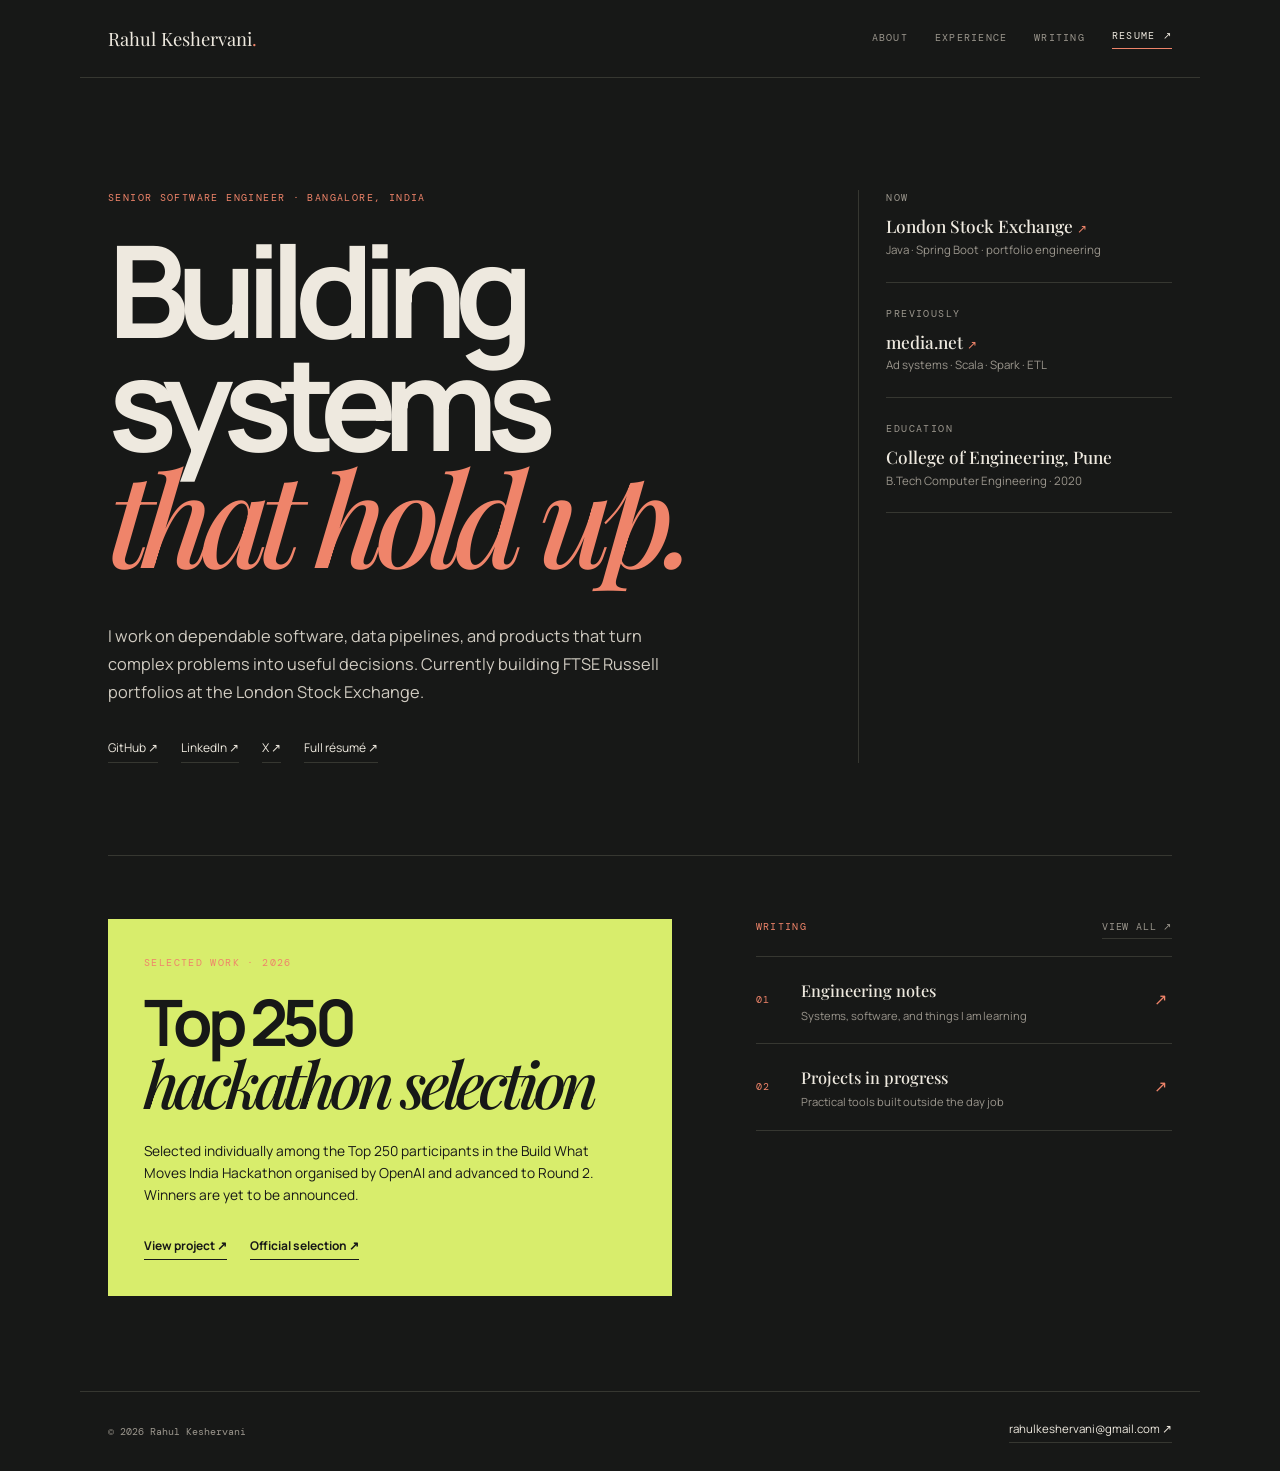
<file: index.html>
<!DOCTYPE html>
<html lang="en">
<head>
    <meta charset="UTF-8">
    <meta name="viewport" content="width=device-width, initial-scale=1.0">
    <meta name="description" content="Rahul Keshervani is a Senior Software Engineer building dependable data systems and products.">
    <title>Rahul Keshervani | Senior Software Engineer</title>
    <link rel="stylesheet" href="index.css">
</head>
<body>
    <header class="site-header">
        <a class="wordmark" href="index.html">Rahul Keshervani<span>.</span></a>
        <nav aria-label="Main navigation">
            <a href="#about">About</a>
            <a href="#experience">Experience</a>
            <a href="blog/blog.html">Writing</a>
            <a class="nav-action" href="resume/resume.html">Resume <span aria-hidden="true">↗</span></a>
        </nav>
    </header>

    <main class="page-shell">
        <section class="hero" id="about" aria-labelledby="hero-title">
            <div class="hero-copy">
                <p class="eyebrow">Senior Software Engineer · Bangalore, India</p>
                <h1 id="hero-title">Building systems<br><em>that hold up.</em></h1>
                <p class="intro-copy">I work on dependable software, data pipelines, and products that turn complex problems into useful decisions. Currently building FTSE Russell portfolios at the London Stock Exchange.</p>
                <div class="social-links" aria-label="Social links">
                    <a href="https://github.com/rahulkeshervani" target="_blank" rel="noopener noreferrer">GitHub <span aria-hidden="true">↗</span></a>
                    <a href="https://www.linkedin.com/in/rahul-keshervani/" target="_blank" rel="noopener noreferrer">LinkedIn <span aria-hidden="true">↗</span></a>
                    <a href="https://x.com/r_keshervani" target="_blank" rel="noopener noreferrer">X <span aria-hidden="true">↗</span></a>
                    <a href="resume/resume.html">Full résumé <span aria-hidden="true">↗</span></a>
                </div>
            </div>
            <aside class="hero-rail" aria-label="Professional highlights">
                <div class="rail-item">
                    <p class="rail-label">Now</p>
                    <h2>London Stock Exchange <span aria-hidden="true">↗</span></h2>
                    <p>Java · Spring Boot · portfolio engineering</p>
                </div>
                <div class="rail-item">
                    <p class="rail-label">Previously</p>
                    <h2>media.net <span aria-hidden="true">↗</span></h2>
                    <p>Ad systems · Scala · Spark · ETL</p>
                </div>
                <div class="rail-item">
                    <p class="rail-label">Education</p>
                    <h2>College of Engineering, Pune</h2>
                    <p>B.Tech Computer Engineering · 2020</p>
                </div>
            </aside>
        </section>

        <section class="lower-grid" id="experience">
            <div class="feature-note">
                <p class="section-kicker">Selected work · 2026</p>
                <h2>Top 250<br><em>hackathon selection</em></h2>
                <p>Selected individually among the Top 250 participants in the Build What Moves India Hackathon organised by OpenAI and advanced to Round 2. Winners are yet to be announced.</p>
                <div class="inline-links">
                    <a href="https://cpgrams-hackathon.vercel.app/" target="_blank" rel="noopener noreferrer">View project <span aria-hidden="true">↗</span></a>
                    <a href="https://buildwhatmovesindia.com/top-250" target="_blank" rel="noopener noreferrer">Official selection <span aria-hidden="true">↗</span></a>
                </div>
            </div>
            <div class="writing-rail">
                <div class="rail-heading"><p class="section-kicker">Writing</p><a href="blog/blog.html">View all <span aria-hidden="true">↗</span></a></div>
                <a class="writing-card" href="blog/blog.html">
                    <span class="writing-number">01</span>
                    <span><strong>Engineering notes</strong><small>Systems, software, and things I am learning</small></span>
                    <span aria-hidden="true">↗</span>
                </a>
                <a class="writing-card" href="blog/blog.html">
                    <span class="writing-number">02</span>
                    <span><strong>Projects in progress</strong><small>Practical tools built outside the day job</small></span>
                    <span aria-hidden="true">↗</span>
                </a>
            </div>
        </section>
    </main>

    <footer>
        <p>&copy; 2026 Rahul Keshervani</p>
        <a href="mailto:rahulkeshervani@gmail.com">rahulkeshervani@gmail.com <span aria-hidden="true">↗</span></a>
    </footer>
</body>
</html>
</body>
</html>
</file>
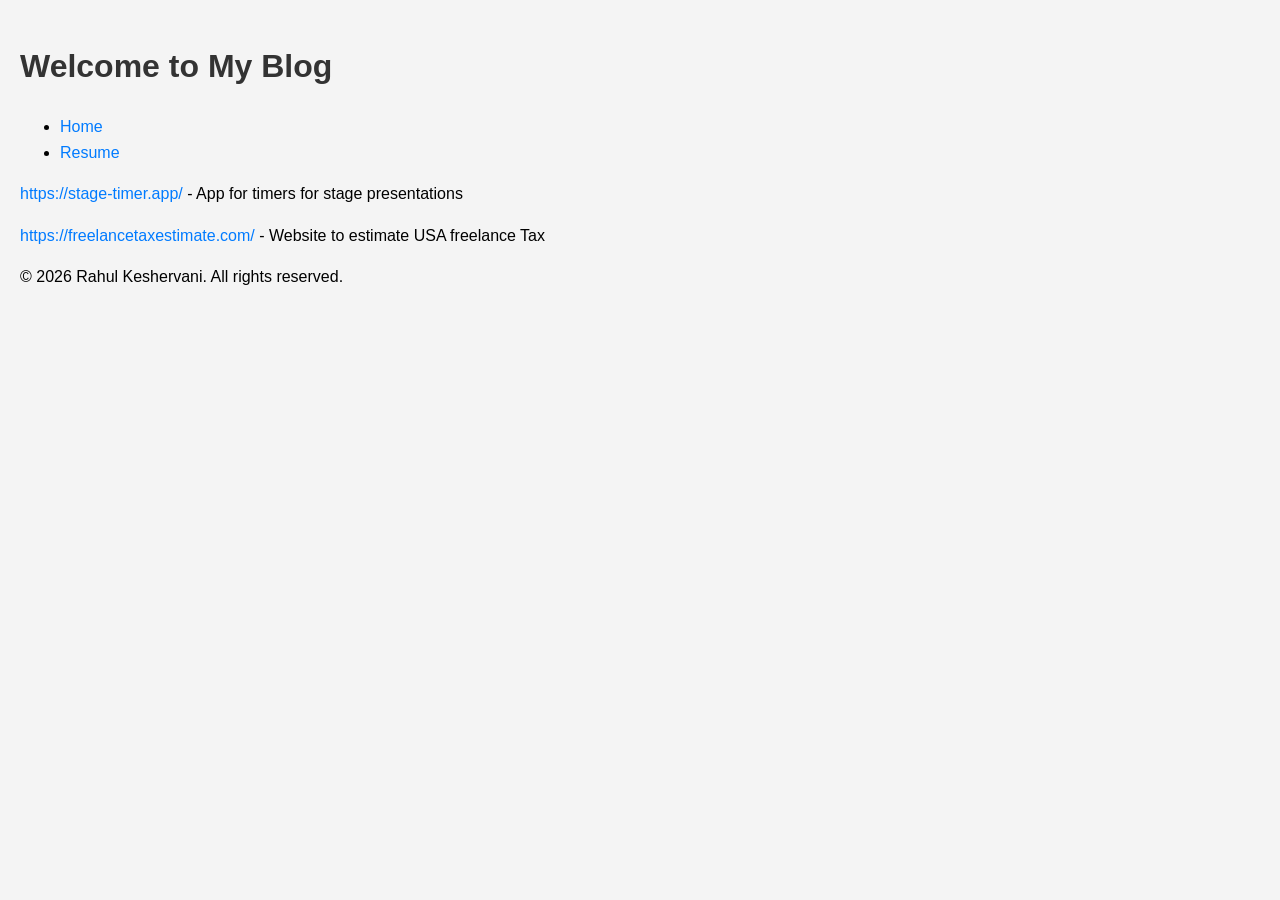
<file: blog/blog.html>
<!DOCTYPE html>
<html lang="en">
<head>
    <meta charset="UTF-8">
    <meta name="viewport" content="width=device-width, initial-scale=1.0">
    <link rel="stylesheet" href="styles.css">
    <title>My Blog</title>
</head>
<body>
    <header>
        <h1>Welcome to My Blog</h1>
        <nav>
            <ul>
                <li><a href="../index.html">Home</a></li>
                <li><a href="../resume/resume.html">Resume</a></li>
            </ul>
        </nav>
    </header>
    <main>
        <article>
<p>
  <a href="https://stage-timer.app/" target="_blank" rel="noopener noreferrer">
    https://stage-timer.app/
  </a> - App for timers for stage presentations
</p>

<p>
  <a href="https://freelancetaxestimate.com/" target="_blank" rel="noopener noreferrer">
    https://freelancetaxestimate.com/
  </a> - Website to estimate USA freelance Tax
</p>
        </article>
     
    </main>
    <footer>
        <p>&copy; 2026 Rahul Keshervani. All rights reserved.</p>
    </footer>
</body>
</html>
</file>
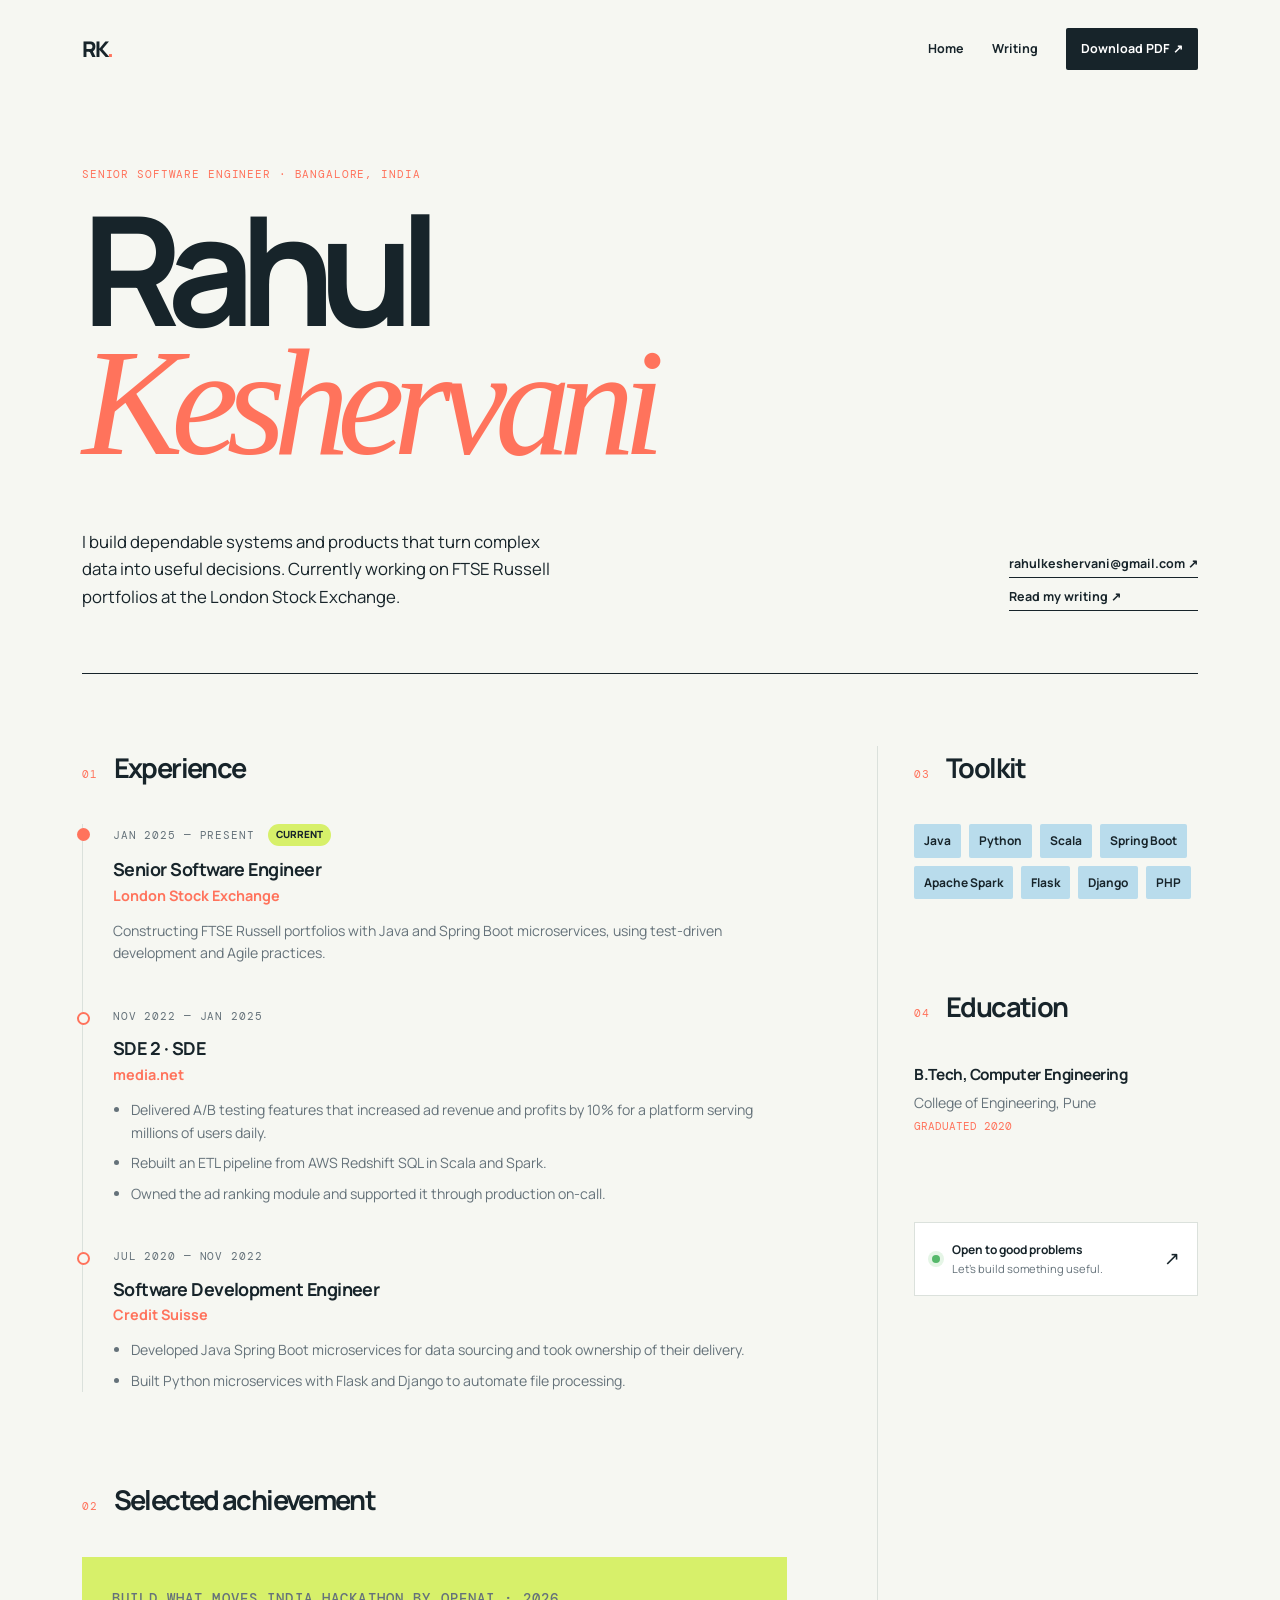
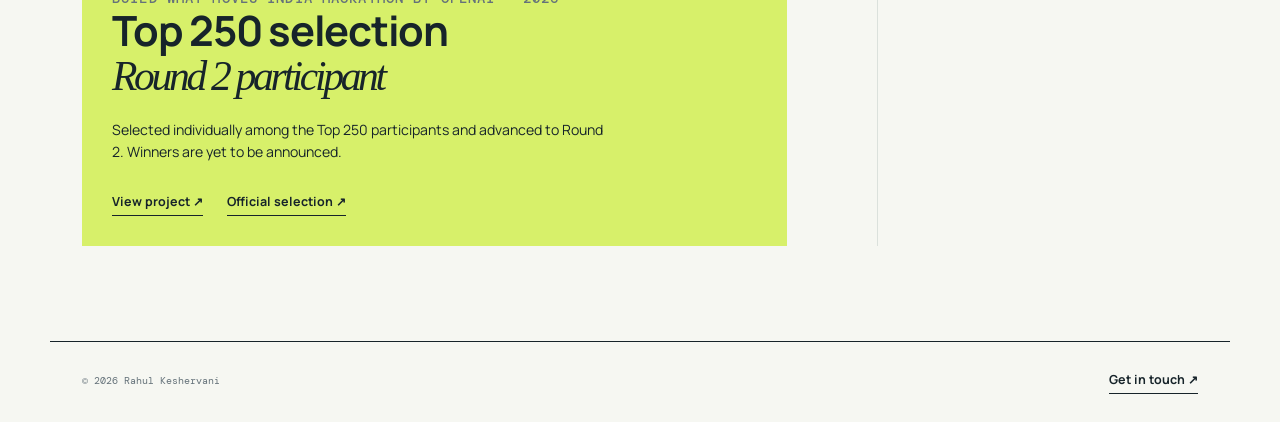
<file: resume/resume.html>
<!DOCTYPE html>
<html lang="en">
<head>
    <meta charset="UTF-8">
    <meta name="viewport" content="width=device-width, initial-scale=1.0">
    <meta name="description" content="Resume and portfolio of Rahul Keshervani, Senior Software Engineer.">
    <title>Rahul Keshervani | Senior Software Engineer</title>
    <link rel="stylesheet" href="styles.css">
</head>
<body>
    <header class="site-header">
        <a class="wordmark" href="../index.html">RK<span>.</span></a>
        <nav aria-label="Main navigation">
            <a href="../index.html">Home</a>
            <a href="../blog/blog.html">Writing</a>
            <a class="nav-action" href="https://drive.google.com/file/d/1irqF0THJF-4pciD_PNke1XlHG7s8dFnh/view?usp=sharing" target="_blank" rel="noopener noreferrer">Download PDF <span aria-hidden="true">↗</span></a>
        </nav>
    </header>
    <main class="page-shell">
        <section class="intro" aria-labelledby="intro-title">
            <p class="eyebrow">Senior Software Engineer · Bangalore, India</p>
            <h1 id="intro-title">Rahul<br><em>Keshervani</em></h1>
            <div class="intro-bottom">
                <p class="summary">I build dependable systems and products that turn complex data into useful decisions. Currently working on FTSE Russell portfolios at the London Stock Exchange.</p>
                <div class="contact-links">
                    <a href="mailto:rahulkeshervani@gmail.com">rahulkeshervani@gmail.com <span aria-hidden="true">↗</span></a>
                    <a href="../blog/blog.html">Read my writing <span aria-hidden="true">↗</span></a>
                </div>
            </div>
        </section>

        <div class="content-grid">
            <div class="primary-column">
                <section class="section-block" aria-labelledby="experience-title">
                    <div class="section-heading"><span>01</span><h2 id="experience-title">Experience</h2></div>
                    <div class="timeline">
                        <article class="role current-role">
                            <div class="role-meta"><span>Jan 2025 — Present</span><span class="role-status">Current</span></div>
                            <h3>Senior Software Engineer</h3>
                            <p class="company">London Stock Exchange</p>
                            <p>Constructing FTSE Russell portfolios with Java and Spring Boot microservices, using test-driven development and Agile practices.</p>
                        </article>
                        <article class="role">
                            <div class="role-meta"><span>Nov 2022 — Jan 2025</span></div>
                            <h3>SDE 2 · SDE</h3>
                            <p class="company">media.net</p>
                            <ul>
                                <li>Delivered A/B testing features that increased ad revenue and profits by 10% for a platform serving millions of users daily.</li>
                                <li>Rebuilt an ETL pipeline from AWS Redshift SQL in Scala and Spark.</li>
                                <li>Owned the ad ranking module and supported it through production on-call.</li>
                            </ul>
                        </article>
                        <article class="role">
                            <div class="role-meta"><span>Jul 2020 — Nov 2022</span></div>
                            <h3>Software Development Engineer</h3>
                            <p class="company">Credit Suisse</p>
                            <ul>
                                <li>Developed Java Spring Boot microservices for data sourcing and took ownership of their delivery.</li>
                                <li>Built Python microservices with Flask and Django to automate file processing.</li>
                            </ul>
                        </article>
                    </div>
                </section>

                <section class="section-block" aria-labelledby="achievement-title">
                    <div class="section-heading"><span>02</span><h2 id="achievement-title">Selected achievement</h2></div>
                    <article class="achievement">
                        <p class="achievement-label">Build What Moves India Hackathon by OpenAI · 2026</p>
                        <h3>Top 250 selection<br><em>Round 2 participant</em></h3>
                        <p>Selected individually among the Top 250 participants and advanced to Round 2. Winners are yet to be announced.</p>
                        <div class="achievement-links">
                            <a href="https://cpgrams-hackathon.vercel.app/" target="_blank" rel="noopener noreferrer">View project <span aria-hidden="true">↗</span></a>
                            <a href="https://buildwhatmovesindia.com/top-250" target="_blank" rel="noopener noreferrer">Official selection <span aria-hidden="true">↗</span></a>
                        </div>
                    </article>
                </section>
            </div>

            <aside class="side-column">
                <section class="section-block" aria-labelledby="skills-title">
                    <div class="section-heading"><span>03</span><h2 id="skills-title">Toolkit</h2></div>
                    <div class="skill-list">
                        <span>Java</span><span>Python</span><span>Scala</span><span>Spring Boot</span><span>Apache Spark</span><span>Flask</span><span>Django</span><span>PHP</span>
                    </div>
                </section>
                <section class="section-block education" aria-labelledby="education-title">
                    <div class="section-heading"><span>04</span><h2 id="education-title">Education</h2></div>
                    <h3>B.Tech, Computer Engineering</h3>
                    <p>College of Engineering, Pune</p>
                    <p class="muted">Graduated 2020</p>
                </section>
                <section class="availability" aria-label="Availability">
                    <span class="availability-dot"></span>
                    <div><strong>Open to good problems</strong><p>Let’s build something useful.</p></div>
                    <a href="mailto:rahulkeshervani@gmail.com" aria-label="Email Rahul">↗</a>
                </section>
            </aside>
        </div>
    </main>
    <footer>
        <p>&copy; 2026 Rahul Keshervani</p>
        <a href="mailto:rahulkeshervani@gmail.com">Get in touch <span aria-hidden="true">↗</span></a>
    </footer>
</body>
</html>
</file>
<file: index.css>
@import url('https://fonts.googleapis.com/css2?family=DM+Mono:wght@400;500&family=Manrope:wght@400;500;600;700;800&family=Playfair+Display:ital,wght@0,500;1,500&display=swap');

:root {
    --ink: #eee9df;
    --muted: #9b968d;
    --night: #171817;
    --night-light: #20211e;
    --line: #363731;
    --lime: #d8ed6c;
    --coral: #ef846a;
    --mono: 'DM Mono', monospace;
    --sans: 'Manrope', sans-serif;
    --serif: 'Playfair Display', Georgia, serif;
}

* { box-sizing: border-box; }
html { scroll-behavior: smooth; }
body { background: var(--night); color: var(--ink); font-family: var(--sans); line-height: 1.6; margin: 0; }
a { color: inherit; text-decoration: none; }
a:hover { color: var(--lime); }

.site-header,
.page-shell,
footer { margin: 0 auto; max-width: 1120px; padding-left: 28px; padding-right: 28px; }

.site-header { align-items: center; border-bottom: 1px solid var(--line); display: flex; justify-content: space-between; padding-bottom: 24px; padding-top: 24px; }
.wordmark { font-family: var(--serif); font-size: 1.15rem; }
.wordmark span { color: var(--coral); }
nav { align-items: center; display: flex; gap: 27px; }
nav a { color: var(--muted); font-family: var(--mono); font-size: 0.65rem; letter-spacing: 0.12em; text-transform: uppercase; }
nav a:hover { color: var(--lime); }
.nav-action { border-bottom: 1px solid var(--coral); color: var(--ink); padding-bottom: 3px; }

.hero { display: grid; gap: 84px; grid-template-columns: minmax(0, 1.7fr) minmax(260px, 0.8fr); min-height: 610px; padding: 112px 0 92px; }
.eyebrow, .rail-label, .section-kicker, .writing-number { color: var(--muted); font-family: var(--mono); font-size: 0.62rem; letter-spacing: 0.14em; text-transform: uppercase; }
.eyebrow { color: var(--coral); margin: 0 0 27px; }
h1, h2, p { margin-top: 0; }
h1 { font-size: clamp(4.3rem, 10vw, 8.4rem); letter-spacing: -0.09em; line-height: 0.88; margin: 0 0 48px; max-width: 800px; }
h1 em, .feature-note h2 em { color: var(--coral); font-family: var(--serif); font-weight: 500; letter-spacing: -0.08em; }
.intro-copy { color: #d0cbc1; font-size: 1.02rem; line-height: 1.7; margin-bottom: 32px; max-width: 570px; }
.social-links { display: flex; flex-wrap: wrap; gap: 23px; }
.social-links a, .inline-links a, .rail-heading a { border-bottom: 1px solid var(--line); font-size: 0.75rem; padding-bottom: 4px; }
.social-links a:hover, .inline-links a:hover, .rail-heading a:hover { border-color: var(--lime); }

.hero-rail { border-left: 1px solid var(--line); padding-left: 27px; }
.rail-item { border-bottom: 1px solid var(--line); padding: 0 0 23px; }
.rail-item + .rail-item { padding-top: 23px; }
.rail-label { margin-bottom: 10px; }
.rail-item h2 { font-family: var(--serif); font-size: 1.08rem; font-weight: 500; line-height: 1.2; margin-bottom: 5px; }
.rail-item h2 span { color: var(--coral); font-family: var(--sans); font-size: 0.75rem; }
.rail-item > p:last-child { color: var(--muted); font-size: 0.72rem; line-height: 1.45; margin-bottom: 0; }

.lower-grid { border-top: 1px solid var(--line); display: grid; gap: 84px; grid-template-columns: minmax(0, 1.15fr) minmax(300px, 0.85fr); padding: 63px 0 95px; }
.section-kicker { color: var(--coral); margin-bottom: 22px; }
.feature-note { background: var(--lime); color: var(--night); padding: 36px; }
.feature-note h2 { font-size: clamp(2.2rem, 5vw, 4rem); letter-spacing: -0.08em; line-height: 0.95; margin-bottom: 24px; }
.feature-note h2 em { color: var(--night); }
.feature-note > p:not(.section-kicker) { font-size: 0.86rem; line-height: 1.6; max-width: 480px; }
.inline-links { display: flex; flex-wrap: wrap; gap: 23px; margin-top: 30px; }
.inline-links a { border-color: var(--night); font-weight: 700; }
.inline-links a:hover { color: var(--night); }

.writing-rail { align-self: start; }
.rail-heading { align-items: baseline; display: flex; justify-content: space-between; }
.rail-heading .section-kicker { margin-bottom: 22px; }
.rail-heading a { color: var(--muted); font-family: var(--mono); font-size: 0.62rem; letter-spacing: 0.08em; text-transform: uppercase; }
.writing-card { align-items: center; border-bottom: 1px solid var(--line); display: grid; gap: 18px; grid-template-columns: 27px 1fr 18px; padding: 20px 0; }
.writing-card:first-of-type { border-top: 1px solid var(--line); }
.writing-number { color: var(--coral); }
.writing-card strong { display: block; font-family: var(--serif); font-size: 1.02rem; font-weight: 500; }
.writing-card small { color: var(--muted); display: block; font-size: 0.7rem; line-height: 1.4; margin-top: 4px; }
.writing-card > span:last-child { color: var(--coral); }
.writing-card:hover strong { color: var(--lime); }

footer { align-items: center; border-top: 1px solid var(--line); display: flex; justify-content: space-between; padding-bottom: 28px; padding-top: 28px; }
footer p { color: var(--muted); font-family: var(--mono); font-size: 0.62rem; margin: 0; }
footer a { border-bottom: 1px solid var(--line); font-size: 0.72rem; padding-bottom: 3px; }

@media (max-width: 760px) {
    .site-header, .page-shell, footer { padding-left: 20px; padding-right: 20px; }
    .site-header { padding-bottom: 19px; padding-top: 19px; }
    nav { gap: 13px; }
    nav a:not(.nav-action) { display: none; }
    nav a { font-size: 0.59rem; }
    .hero { display: block; min-height: 0; padding: 75px 0 65px; }
    h1 { font-size: clamp(4rem, 19vw, 6.7rem); margin-bottom: 37px; }
    .intro-copy { font-size: 0.93rem; }
    .hero-rail { border-left: 0; border-top: 1px solid var(--line); margin-top: 63px; padding-left: 0; padding-top: 31px; }
    .lower-grid { display: block; padding-top: 52px; }
    .feature-note { padding: 27px; }
    .writing-rail { margin-top: 62px; }
    footer { align-items: flex-start; flex-direction: column; gap: 14px; }
}

@media print {
    body { background: #fff; color: #111; }
    .site-header, .page-shell, footer { max-width: none; }
    nav, .social-links, .writing-rail { display: none; }
    .hero { display: block; min-height: auto; padding: 30px 0; }
    .hero-rail { border-color: #ddd; margin-top: 30px; padding: 20px 0 0; }
    .lower-grid { display: block; padding: 30px 0; }
    .feature-note { background: #eee; }
}
</file>
<file: blog/styles.css>
body {
    font-family: Arial, sans-serif;
    line-height: 1.6;
    margin: 0;
    padding: 20px;
    background-color: #f4f4f4;
}

h1, h2, h3 {
    color: #333;
}

a {
    color: #007BFF;
    text-decoration: none;
}

a:hover {
    text-decoration: underline;
}

.container {
    max-width: 800px;
    margin: auto;
    background: #fff;
    padding: 20px;
    border-radius: 5px;
    box-shadow: 0 0 10px rgba(0, 0, 0, 0.1);
}
</file>
<file: resume/styles.css>
@import url('https://fonts.googleapis.com/css2?family=DM+Mono:wght@400;500&family=Manrope:wght@400;500;600;700;800&display=swap');

:root {
    --ink: #17242a;
    --muted: #65727a;
    --paper: #f6f7f2;
    --white: #ffffff;
    --line: #dbe1dc;
    --lime: #d7f06a;
    --coral: #ff735c;
    --blue: #b9dcec;
    --mono: 'DM Mono', monospace;
    --sans: 'Manrope', sans-serif;
}

* { box-sizing: border-box; }

html { scroll-behavior: smooth; }

body {
    background: var(--paper);
    color: var(--ink);
    font-family: var(--sans);
    line-height: 1.6;
    margin: 0;
}

a { color: inherit; text-decoration: none; }
a:hover { color: #d9503d; }

.site-header,
.page-shell,
footer {
    margin: 0 auto;
    max-width: 1180px;
    padding-left: 32px;
    padding-right: 32px;
}

.site-header {
    align-items: center;
    display: flex;
    justify-content: space-between;
    padding-bottom: 28px;
    padding-top: 28px;
}

.wordmark {
    font-size: 1.35rem;
    font-weight: 800;
    letter-spacing: -0.06em;
}

.wordmark span { color: var(--coral); }

nav { align-items: center; display: flex; gap: 28px; }

nav a,
.contact-links a,
.achievement-links a,
footer a {
    font-size: 0.78rem;
    font-weight: 700;
}

.nav-action {
    background: var(--ink);
    border-radius: 2px;
    color: var(--white);
    padding: 11px 15px;
}

.nav-action:hover { background: var(--coral); color: var(--white); }

.intro { border-bottom: 1px solid var(--ink); padding: 68px 0 62px; }

.eyebrow,
.role-meta,
.achievement-label,
.section-heading span {
    color: var(--muted);
    font-family: var(--mono);
    font-size: 0.68rem;
    letter-spacing: 0.08em;
    text-transform: uppercase;
}

.eyebrow { color: var(--coral); margin: 0 0 22px; }

h1, h2, h3, p { margin-top: 0; }

h1 {
    font-size: clamp(4.5rem, 12vw, 9.5rem);
    letter-spacing: -0.1em;
    line-height: 0.84;
    margin-bottom: 60px;
}

h1 em,
.achievement h3 em {
    color: var(--coral);
    font-family: Georgia, serif;
    font-weight: 400;
    letter-spacing: -0.08em;
}

.intro-bottom {
    align-items: end;
    display: grid;
    gap: 40px;
    grid-template-columns: 1fr 1fr;
}

.summary {
    font-size: 1.05rem;
    line-height: 1.65;
    margin-bottom: 0;
    max-width: 480px;
}

.contact-links { display: flex; flex-direction: column; gap: 9px; justify-self: end; }

.contact-links a,
.achievement-links a,
footer a { border-bottom: 1px solid var(--ink); padding-bottom: 3px; }

.content-grid {
    display: grid;
    gap: 90px;
    grid-template-columns: minmax(0, 1.65fr) minmax(260px, 0.75fr);
    padding: 72px 0 95px;
}

.section-block + .section-block { margin-top: 86px; }

.section-heading { align-items: baseline; display: flex; gap: 16px; margin-bottom: 35px; }
.section-heading span { color: var(--coral); }
h2 { font-size: 1.7rem; letter-spacing: -0.06em; margin-bottom: 0; }

.timeline { border-left: 1px solid var(--line); padding-left: 30px; }
.role { padding-bottom: 43px; position: relative; }
.role:last-child { padding-bottom: 0; }

.role::before {
    background: var(--paper);
    border: 2px solid var(--coral);
    border-radius: 50%;
    content: '';
    height: 9px;
    left: -36px;
    position: absolute;
    top: 4px;
    width: 9px;
}

.role.current-role::before { background: var(--coral); }
.role-meta { align-items: center; display: flex; gap: 13px; margin-bottom: 9px; }

.role-status {
    background: var(--lime);
    border-radius: 20px;
    color: var(--ink);
    font-family: var(--sans);
    font-size: 0.62rem;
    font-weight: 800;
    letter-spacing: 0;
    padding: 3px 8px;
}

h3 { font-size: 1.12rem; letter-spacing: -0.03em; margin-bottom: 0; }
.company { color: var(--coral); font-size: 0.9rem; font-weight: 700; margin: 0 0 13px; }

.role p:not(.company),
.role li,
.education p,
.achievement p {
    color: var(--muted);
    font-size: 0.88rem;
    margin-bottom: 0;
}

.role ul { margin: 0; padding-left: 18px; }
.role li + li { margin-top: 8px; }

.side-column { border-left: 1px solid var(--line); padding-left: 36px; }
.skill-list { display: flex; flex-wrap: wrap; gap: 8px; }

.skill-list span {
    background: var(--blue);
    border-radius: 2px;
    font-size: 0.75rem;
    font-weight: 700;
    padding: 7px 10px;
}

.education h3 { font-size: 0.96rem; }
.education p { margin: 4px 0 0; }
.education .muted { color: var(--coral); font-family: var(--mono); font-size: 0.68rem; text-transform: uppercase; }

.achievement { background: var(--lime); padding: 30px; }
.achievement-label { color: var(--ink); font-weight: 500; margin-bottom: 25px; }

.achievement h3 {
    font-size: clamp(1.7rem, 4vw, 2.6rem);
    line-height: 1.05;
    margin-bottom: 20px;
}

.achievement h3 em { color: var(--ink); }
.achievement p:not(.achievement-label) { color: var(--ink); max-width: 500px; }
.achievement-links { display: flex; flex-wrap: wrap; gap: 24px; margin-top: 28px; }
.achievement-links a, .achievement-links a:hover { color: var(--ink); }

.availability {
    align-items: center;
    background: var(--white);
    border: 1px solid var(--line);
    display: flex;
    gap: 12px;
    margin-top: 86px;
    padding: 17px;
}

.availability-dot { background: #55b86a; border-radius: 50%; box-shadow: 0 0 0 4px #e5f5e6; flex: 0 0 auto; height: 8px; width: 8px; }
.availability strong { display: block; font-size: 0.75rem; }
.availability p { color: var(--muted); font-size: 0.7rem; margin: 1px 0 0; }
.availability > a { font-size: 1.2rem; margin-left: auto; }

footer { align-items: center; border-top: 1px solid var(--ink); display: flex; justify-content: space-between; padding-bottom: 28px; padding-top: 28px; }
footer p { color: var(--muted); font-family: var(--mono); font-size: 0.65rem; margin: 0; }

@media (max-width: 720px) {
    .site-header, .page-shell, footer { padding-left: 20px; padding-right: 20px; }
    .site-header { padding-bottom: 20px; padding-top: 20px; }
    nav { gap: 15px; }
    nav a:not(.nav-action) { display: none; }
    .nav-action { padding: 9px 11px; }
    .intro { padding: 56px 0 45px; }
    h1 { font-size: clamp(4rem, 20vw, 7rem); margin-bottom: 42px; }
    .intro-bottom, .content-grid { grid-template-columns: 1fr; }
    .intro-bottom { gap: 28px; }
    .contact-links { justify-self: start; }
    .content-grid { gap: 65px; padding-top: 52px; }
    .section-block + .section-block, .availability { margin-top: 62px; }
    .side-column { border-left: 0; border-top: 1px solid var(--line); padding-left: 0; padding-top: 52px; }
    footer { align-items: flex-start; flex-direction: column; gap: 15px; }
}

@media print {
    .site-header nav, .availability, footer a { display: none; }
    .site-header, .page-shell, footer { max-width: none; }
    .intro { padding-top: 20px; }
    .content-grid { gap: 40px; padding-bottom: 0; }
}
</file>
